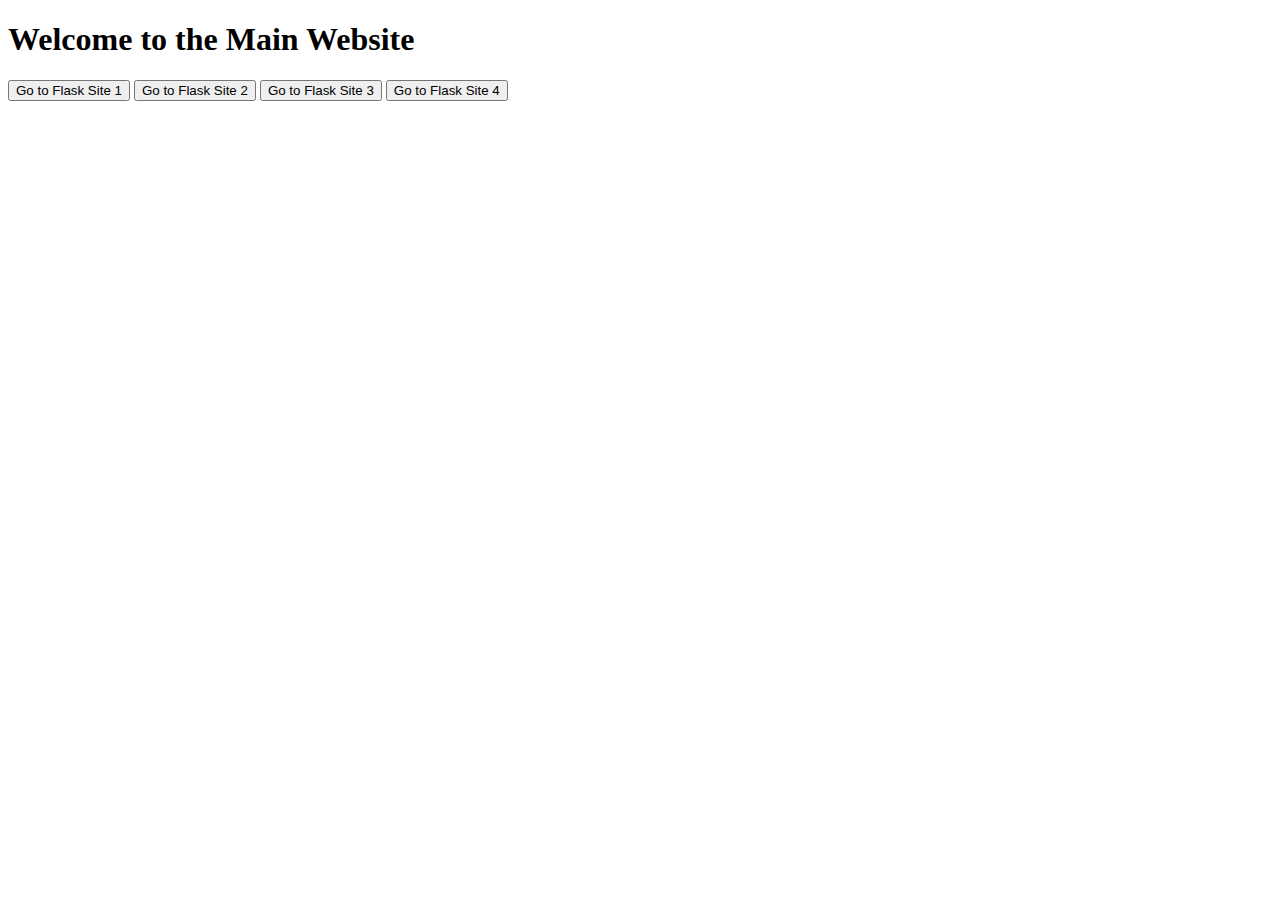
<file: index.html>
<!DOCTYPE html>
<html lang="en">
<head>
    <meta charset="UTF-8">
    <meta name="viewport" content="width=device-width, initial-scale=1.0">
    <title>Main Website</title>
</head>
<body>
    <h1>Welcome to the Main Website</h1>
    <div>
        <button onclick="window.location.href='http://127.0.0.1:5001'">Go to Flask Site 1</button>
        <button onclick="window.location.href='http://127.0.0.1:5002'">Go to Flask Site 2</button>
        <button onclick="window.location.href='http://127.0.0.1:5003'">Go to Flask Site 3</button>
        <button onclick="window.location.href='http://127.0.0.1:5004'">Go to Flask Site 4</button>
    </div>
</body>
</html>
</file>
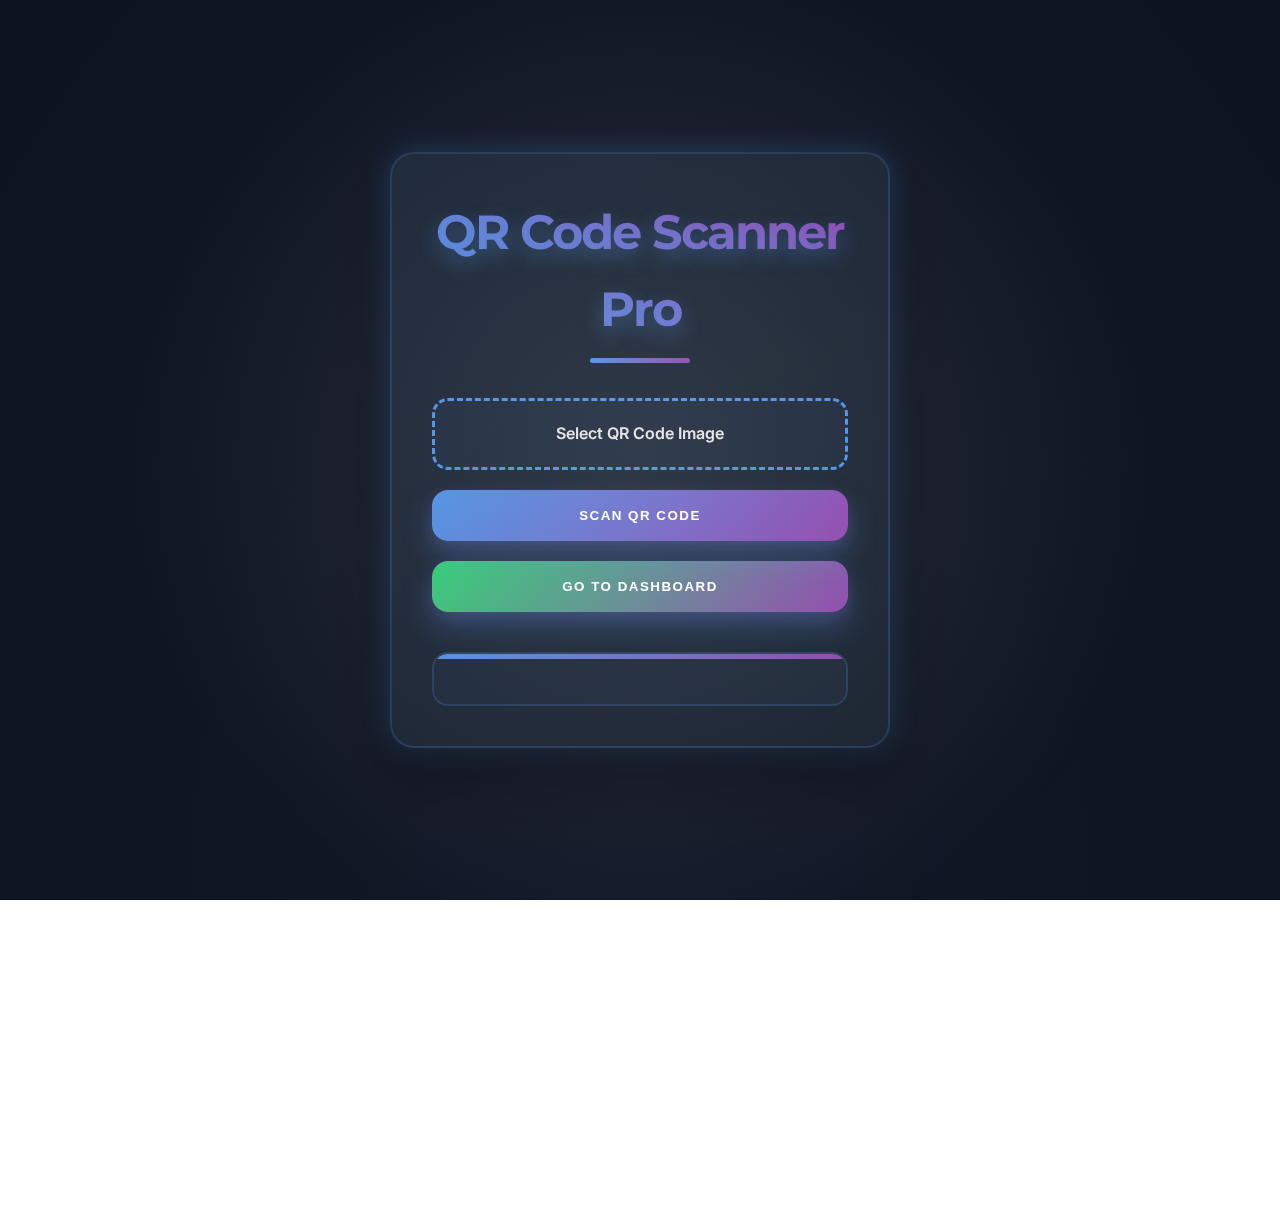
<file: LOGIN/templates/index.html>
<!DOCTYPE html>
<html lang="en">
<head>
    <meta charset="UTF-8">
    <meta name="viewport" content="width=device-width, initial-scale=1.0">
    <title>QR Code Scanner Pro</title>
    <link href="https://fonts.googleapis.com/css2?family=Inter:wght@300;400;600;700&family=Montserrat:wght@500;700&display=swap" rel="stylesheet">
    <style>
        :root {
            --primary-color: #4a90e2;
            --secondary-color: #2ecc71;
            --accent-color: #8e44ad;
            --background-dark: #121827;
            --background-light: #1c2438;
            --text-color: #e6e6e6;
            --border-radius: 16px;
            --shadow-color: rgba(0, 0, 0, 0.4);
        }

        * {
            margin: 0;
            padding: 0;
            box-sizing: border-box;
            transition: all 0.3s cubic-bezier(0.25, 0.8, 0.25, 1);
        }

        html, body {
            height: 100%;
            font-family: 'Inter', sans-serif;
            background: radial-gradient(ellipse at bottom, var(--background-dark) 0%, #0e1321 100%);
            background-attachment: fixed;
            line-height: 1.6;
        }

        body {
            display: flex;
            justify-content: center;
            align-items: center;
            overflow: hidden;
            color: var(--text-color);
            padding: 20px;
        }

        .container {
            width: 100%;
            max-width: 500px;
            padding: 40px;
            background: linear-gradient(135deg, rgba(30, 41, 59, 0.8), rgba(24, 33, 47, 0.9));
            border-radius: calc(var(--border-radius) * 1.5);
            box-shadow: 
                0 30px 60px var(--shadow-color),
                0 0 30px rgba(74, 144, 226, 0.3);
            backdrop-filter: blur(20px);
            border: 2px solid rgba(74, 144, 226, 0.2);
            transform: scale(1);
        }

        .glass-effect {
            position: absolute;
            top: -50%;
            left: -50%;
            width: 200%;
            height: 200%;
            background: radial-gradient(
                circle at center, 
                rgba(255,255,255,0.1) 0%, 
                rgba(255,255,255,0) 70%
            );
            transform: rotate(-45deg);
            pointer-events: none;
            z-index: 1;
        }

        h1 {
            font-family: 'Montserrat', sans-serif;
            font-size: 3em;
            font-weight: 700;
            text-align: center;
            color: var(--primary-color);
            text-shadow: 0 8px 20px rgba(74, 144, 226, 0.4);
            margin-bottom: 50px;
            letter-spacing: -2px;
            position: relative;
            background: linear-gradient(45deg, var(--primary-color), var(--accent-color));
            -webkit-background-clip: text;
            background-clip: text;
            -webkit-text-fill-color: transparent;
        }

        h1::after {
            content: '';
            position: absolute;
            bottom: -15px;
            left: 50%;
            transform: translateX(-50%);
            width: 100px;
            height: 5px;
            background: linear-gradient(to right, var(--primary-color), var(--accent-color));
            border-radius: 3px;
        }

        #upload-form {
            display: flex;
            flex-direction: column;
            align-items: center;
            gap: 20px;
        }

        input[type="file"] {
            display: none;
        }

        .file-label {
            width: 100%;
            padding: 20px;
            border: 3px dashed var(--primary-color);
            border-radius: var(--border-radius);
            text-align: center;
            cursor: pointer;
            position: relative;
            overflow: hidden;
            background: rgba(74, 144, 226, 0.05);
            transition: all 0.4s ease;
        }

        .file-label:hover {
            border-color: var(--accent-color);
            background: rgba(142, 68, 173, 0.1);
        }

        .file-label span {
            position: relative;
            z-index: 2;
            color: var(--text-color);
            font-weight: 600;
            display: flex;
            align-items: center;
            justify-content: center;
            gap: 10px;
        }

        .custom-button {
            width: 100%;
            padding: 18px;
            background: linear-gradient(135deg, var(--primary-color), var(--accent-color));
            color: white;
            border: none;
            border-radius: var(--border-radius);
            cursor: pointer;
            font-weight: 700;
            letter-spacing: 1.5px;
            text-transform: uppercase;
            box-shadow: 
                0 15px 30px rgba(74, 144, 226, 0.3),
                0 5px 15px rgba(142, 68, 173, 0.2);
            position: relative;
            overflow: hidden;
        }

        .custom-button:hover {
            transform: translateY(-5px);
            box-shadow: 
                0 20px 40px rgba(74, 144, 226, 0.4),
                0 7px 20px rgba(142, 68, 173, 0.3);
        }

        .custom-button::before {
            content: '';
            position: absolute;
            top: 0;
            left: -100%;
            width: 100%;
            height: 100%;
            background: linear-gradient(120deg, transparent, rgba(255,255,255,0.3), transparent);
            transition: all 0.6s;
        }

        .custom-button:hover::before {
            left: 100%;
        }

        #result {
            margin-top: 40px;
            text-align: center;
            padding: 25px;
            background: rgba(30, 41, 59, 0.7);
            border-radius: var(--border-radius);
            min-width: 350px;
            max-width: 450px;
            word-wrap: break-word;
            border: 2px solid rgba(74, 144, 226, 0.2);
            position: relative;
            overflow: hidden;
        }

        #result::before {
            content: '';
            position: absolute;
            top: 0;
            left: 0;
            width: 100%;
            height: 5px;
            background: linear-gradient(to right, var(--primary-color), var(--accent-color));
        }

        .ham {
            color: var(--secondary-color);
            font-weight: 700;
            text-transform: uppercase;
            letter-spacing: 1px;
        }

        
        .dashboard-button {
            width: 100%;
            margin-top: 20px;
            padding: 18px;
            background: linear-gradient(135deg, var(--secondary-color), var(--accent-color));
            color: white;
            border: none;
            border-radius: var(--border-radius);
            cursor: pointer;
            font-weight: 700;
            letter-spacing: 1.5px;
            text-transform: uppercase;
            box-shadow: 
                0 15px 30px rgba(74, 144, 226, 0.3),
                0 5px 15px rgba(142, 68, 173, 0.2);
        }

        .dashboard-button:hover {
            transform: translateY(-5px);
            box-shadow: 
                0 20px 40px rgba(74, 144, 226, 0.4),
                0 7px 20px rgba(142, 68, 173, 0.3);
        }


        .spam {
            color: #e74c3c;
            font-weight: 700;
            text-transform: uppercase;
            letter-spacing: 1px;
        }

        .loading {
            color: #f39c12;
            display: flex;
            align-items: center;
            justify-content: center;
            font-weight: 600;
        }

        .loading::after {
            content: '...';
        }

        @media (max-width: 600px) {
            .container {
                width: 95%;
                padding: 30px 20px;
                transform: scale(1);
            }

            h1 {
                font-size: 2.2em;
            }

            #result {
                min-width: 100%;
                padding: 20px;
            }
        }
    </style>
</head>
<body>
    <div class="container">
        <div class="glass-effect"></div>
        <h1>QR Code Scanner Pro</h1>
        <form id="upload-form" enctype="multipart/form-data">
            <label for="file-input" class="file-label">
                <span>Select QR Code Image</span>
                <input type="file" id="file-input" name="image" accept="image/*">
            </label>
            <button type="submit" class="custom-button">Scan QR Code</button>
        </form>
        <button onclick="window.location.href='http://127.0.0.1:5000/dashboard'" class="dashboard-button">
            <i class="fas fa-home"></i> Go to Dashboard
        </button>
    
        <div id="result"></div>
    </div>

    <script>
        document.getElementById('upload-form').addEventListener('submit', async (e) => {
            e.preventDefault();
            const fileInput = document.getElementById('file-input');
            if (fileInput.files.length === 0) {
                alert('Please select a file.');
                return;
            }
            const formData = new FormData();
            formData.append('image', fileInput.files[0]);

            const resultDiv = document.getElementById('result');
            resultDiv.innerHTML = '<span class="loading">Scanning</span>';

            try {
                const response = await fetch('/upload', {
                    method: 'POST',
                    body: formData
                });
                const result = await response.json();

                if (response.ok) {
                    const typeClass = result.type === 'ham' ? 'ham' : 'spam';
                    resultDiv.innerHTML = `<span class="${typeClass}">${result.type.toUpperCase()}</span>: ${result.data}`;
                } else {
                    resultDiv.innerHTML = `<span>Error: ${result.message}</span>`;
                }
            } catch (error) {
                console.error('Error:', error);
                resultDiv.innerHTML = '<span>An error occurred. Please try again.</span>';
            }
        });
    </script>
</body>
</html>
</file>
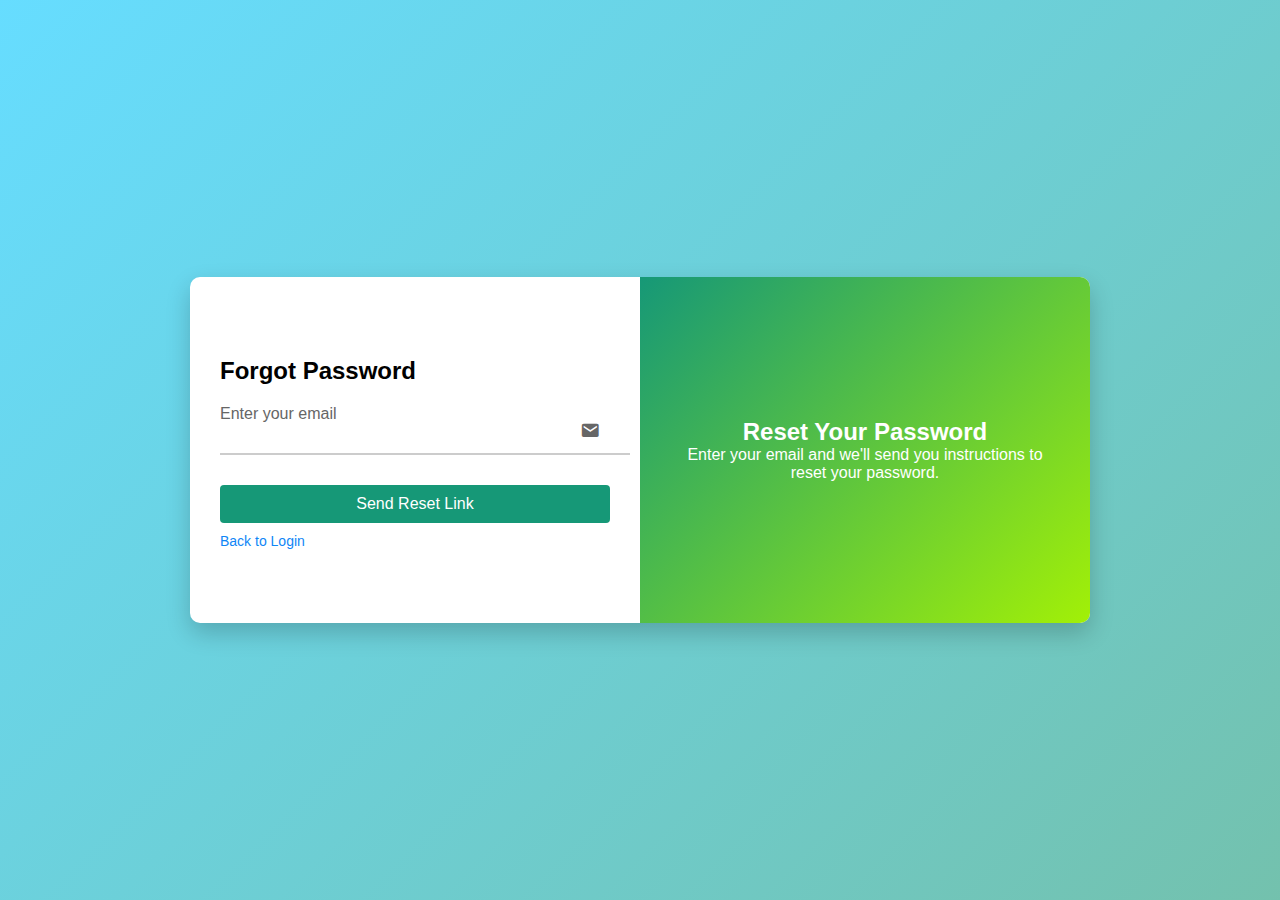
<file: LOGIN/forgot_password.html>
<!DOCTYPE html>
<html lang="en">
<head>
    <meta charset="UTF-8">
    <meta name="viewport" content="width=device-width, initial-scale=1.0">
    <title>Forgot Password</title>
    <link href='https://unpkg.com/boxicons@2.1.4/css/boxicons.min.css' rel='stylesheet'>
    <style>
        /* General Styles */
        body {
            height: 100vh;
            margin: 0;
            padding: 0;
            display: flex;
            justify-content: center;
            align-items: center;
            font-family: 'Poppins', sans-serif;
            position: relative;
            overflow: hidden;
        }

        /* Background Animation */
        body::before {
            content: '';
            position: absolute;
            top: 0;
            left: 0;
            width: 100%;
            height: 100%;
            background: linear-gradient(135deg, rgba(0, 198, 255, 0.6), rgba(22, 152, 119, 0.6));
            animation: gradientShift 10s ease infinite;
            z-index: -1;
        }

        @keyframes gradientShift {
            0% {
                background: linear-gradient(135deg, rgba(0, 198, 255, 0.6), rgba(22, 152, 119, 0.6));
            }
            25% {
                background: linear-gradient(135deg, rgba(22, 152, 119, 0.6), rgba(162, 240, 7, 0.6));
            }
            50% {
                background: linear-gradient(135deg, rgba(162, 240, 7, 0.6), rgba(0, 114, 255, 0.6));
            }
            75% {
                background: linear-gradient(135deg, rgba(0, 114, 255, 0.6), rgba(0, 198, 255, 0.6));
            }
            100% {
                background: linear-gradient(135deg, rgba(0, 198, 255, 0.6), rgba(22, 152, 119, 0.6));
            }
        }

        .wrapper {
            position: relative;
            width: 100%;
            max-width: 900px;
            background: #fff;
            border-radius: 10px;
            display: flex;
            box-shadow: 0 10px 25px rgba(0, 0, 0, 0.2);
            overflow: hidden;
            z-index: 2;
        }

        .form-box {
            width: 50%;
            padding: 60px 30px;
            z-index: 2;
        }

        .info-text {
            width: 50%;
            padding: 60px 30px;
            background: linear-gradient(135deg, #169877, #a2f007);
            text-align: center;
            z-index: 2;
            display: flex;
            flex-direction: column;
            justify-content: center;
            color: white;
        }

        .info-text h2, .info-text p {
            margin: 0;
        }

        .input-box {
            position: relative;
            margin-bottom: 30px;
        }

        .input-box input {
            width: 100%;
            padding: 10px;
            font-size: 16px;
            margin-top: 10px;
            border: none;
            border-bottom: 2px solid #ccc;
            outline: none;
            background: transparent;
        }

        .input-box label {
            position: absolute;
            left: 0;
            top: 0;
            font-size: 16px;
            transition: 0.3s;
            color: #666;
        }

        .input-box input:focus ~ label,
        .input-box input:valid ~ label {
            top: -20px;
            font-size: 12px;
            color: #0072ff;
        }

        .input-box i {
            position: absolute;
            right: 10px;
            top: 50%;
            transform: translateY(-50%);
            color: #666;
            font-size: 20px;
        }

        button.btn {
            padding: 10px 20px;
            border: none;
            outline: none;
            background: #169877;
            color: #fff;
            cursor: pointer;
            width: 100%;
            font-size: 16px;
            border-radius: 4px;
            transition: 0.3s;
        }

        button.btn:hover {
            background: #0e8b6c;
        }

        .linkTxt p {
            font-size: 14px;
            margin-top: 10px;
            color: #333;
        }

        .linkTxt a {
            color: #0f86f6;
            text-decoration: none;
            transition: 0.3s;
        }

        .linkTxt a:hover {
            text-decoration: underline;
        }

        /* Media Queries */
        @media (max-width: 768px) {
            .wrapper {
                flex-direction: column;
                max-width: 100%;
            }

            .form-box, .info-text {
                width: 100%;
                padding: 30px;
            }
        }
    </style>
</head>
<body>
    <div class="wrapper">
        <div class="form-box">
            <h2 class="title animation">Forgot Password</h2>
            <form id="forgotPasswordForm" method="POST" action="#">
                <div class="input-box animation">
                    <input type="email" id="email" name="email" placeholder=" " required>
                    <label for="email">Enter your email</label>
                    <i class='bx bxs-envelope'></i>
                </div>
                <button type="submit" class="btn animation">Send Reset Link</button>
                <div class="linkTxt animation">
                    <p><a href="#">Back to Login</a></p>
                </div>
            </form>
        </div>
        <div class="info-text">
            <h2 class="animation">Reset Your Password</h2>
            <p class="animation">Enter your email and we'll send you instructions to reset your password.</p>
        </div>
    </div>

    <!-- JavaScript for form handling -->
    <script>
        document.getElementById('forgotPasswordForm').addEventListener('submit', function(event) {
            event.preventDefault(); // Prevent default form submission
            var email = document.getElementById('email').value;
            console.log('Email submitted for password reset:', email);
            alert('A password reset link has been sent to ' + email);
            document.getElementById('forgotPasswordForm').reset(); // Reset form
        });
    </script>
</body>
</html>
</file>
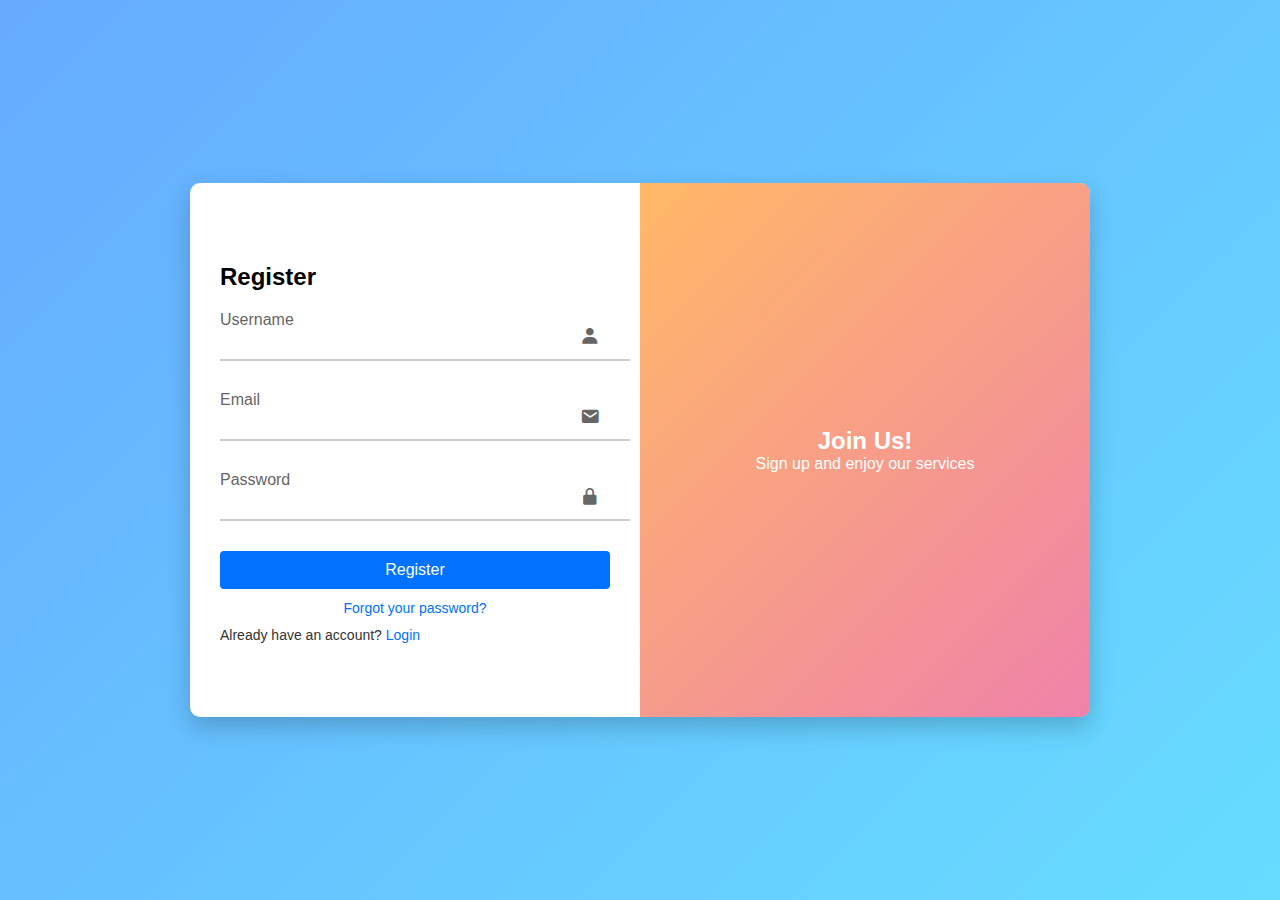
<file: LOGIN/register.html>
<!DOCTYPE html>
<html lang="en">
<head>
    <meta charset="UTF-8">
    <meta name="viewport" content="width=device-width, initial-scale=1.0">
    <title>Register Form</title>
    <link href='https://unpkg.com/boxicons@2.1.4/css/boxicons.min.css' rel='stylesheet'>
    <style>
        /* General Styles */
        body {
            height: 100vh;
            margin: 0;
            padding: 0;
            display: flex;
            justify-content: center;
            align-items: center;
            font-family: 'Poppins', sans-serif;
            position: relative;
            overflow: hidden;
        }

        /* Background Animation */
        body::before {
            content: '';
            position: absolute;
            top: 0;
            left: 0;
            width: 100%;
            height: 100%;
            background: linear-gradient(135deg, rgba(0, 114, 255, 0.6), rgba(0, 198, 255, 0.6));
            animation: gradientShift 10s ease infinite;
            z-index: -1;
        }

        @keyframes gradientShift {
            0% {
                background: linear-gradient(135deg, rgba(0, 114, 255, 0.6), rgba(0, 198, 255, 0.6));
            }
            25% {
                background: linear-gradient(135deg, rgba(0, 198, 255, 0.6), rgba(255, 138, 0, 0.6));
            }
            50% {
                background: linear-gradient(135deg, rgba(255, 138, 0, 0.6), rgba(229, 46, 113, 0.6));
            }
            75% {
                background: linear-gradient(135deg, rgba(229, 46, 113, 0.6), rgba(0, 114, 255, 0.6));
            }
            100% {
                background: linear-gradient(135deg, rgba(0, 114, 255, 0.6), rgba(0, 198, 255, 0.6));
            }
        }

        .wrapper {
            position: relative;
            width: 100%;
            max-width: 900px;
            background: #fff;
            border-radius: 10px;
            display: flex;
            box-shadow: 0 10px 25px rgba(0, 0, 0, 0.2);
            overflow: hidden;
            z-index: 2;
        }

        .form-box {
            width: 50%;
            padding: 60px 30px;
            z-index: 2;
        }

        .info-text {
            width: 50%;
            padding: 60px 30px;
            background: linear-gradient(135deg, rgba(255, 138, 0, 0.6), rgba(229, 46, 113, 0.6));
            text-align: center;
            z-index: 2;
            display: flex;
            flex-direction: column;
            justify-content: center;
            color: white;
        }

        .info-text h2, .info-text p {
            margin: 0;
        }

        .input-box {
            position: relative;
            margin-bottom: 30px;
        }

        .input-box input {
            width: 100%;
            padding: 10px;
            font-size: 16px;
            margin-top: 10px;
            border: none;
            border-bottom: 2px solid #ccc;
            outline: none;
            background: transparent;
        }

        .input-box label {
            position: absolute;
            left: 0;
            top: 0;
            font-size: 16px;
            transition: 0.3s;
            color: #666;
        }

        .input-box input:focus ~ label,
        .input-box input:valid ~ label {
            top: -20px;
            font-size: 12px;
            color: #0072ff;
        }

        .input-box i {
            position: absolute;
            right: 10px;
            top: 50%;
            transform: translateY(-50%);
            color: #666;
            font-size: 20px;
        }

        button.btn {
            padding: 10px 20px;
            border: none;
            outline: none;
            background: #0072ff;
            color: #fff;
            cursor: pointer;
            width: 100%;
            font-size: 16px;
            border-radius: 4px;
            transition: 0.3s;
        }

        button.btn:hover {
            background: #005bb5;
        }

        .linkTxt p {
            font-size: 14px;
            margin-top: 10px;
            color: #333;
        }

        .linkTxt a {
            color: #0072ff;
            text-decoration: none;
            transition: 0.3s;
        }

        .linkTxt a:hover {
            text-decoration: underline;
        }

        .forgot-password {
            margin-top: 10px;
            text-align: center;
        }

        .forgot-password a {
            font-size: 14px;
            color: #0072ff;
            text-decoration: none;
        }

        .forgot-password a:hover {
            text-decoration: underline;
        }

        /* Media Queries */
        @media (max-width: 768px) {
            .wrapper {
                flex-direction: column;
                max-width: 100%;
            }

            .form-box, .info-text {
                width: 100%;
                padding: 30px;
            }
        }
    </style>
</head>
<body>
    <div class="wrapper">
        <div class="form-box register">
            <h2 class="title">Register</h2>
            <form action="/register" method="POST">
                <div class="input-box">
                    <input type="text" id="username" name="username" required autocomplete="username">
                    <label for="username">Username</label>
                    <i class='bx bxs-user'></i>
                </div>
                <div class="input-box">
                    <input type="email" id="email" name="email" required autocomplete="email">
                    <label for="email">Email</label>
                    <i class='bx bxs-envelope'></i>
                </div>
                <div class="input-box">
                    <input type="password" id="password" name="password" required autocomplete="new-password">
                    <label for="password">Password</label>
                    <i class='bx bxs-lock-alt'></i>
                </div>
                <button type="submit" class="btn">Register</button>
                
                <div class="forgot-password">
                    <a href="/forgot-password">Forgot your password?</a>
                </div>
                
                <div class="linkTxt">
                    <p>Already have an account? <a href="/login" class="login-link">Login</a></p>
                </div>
            </form>
        </div>
        <div class="info-text register">
            <h2>Join Us!</h2>
            <p>Sign up and enjoy our services</p>
        </div>
    </div>

    <!-- JavaScript for dynamic linking -->
    <script>
        document.addEventListener('DOMContentLoaded', () => {
            const loginLink = document.querySelector('.login-link');
            if (loginLink) {
                loginLink.addEventListener('click', (event) => {
                    event.preventDefault();
                    window.location.href = loginLink.href;
                });
            }
        });
    </script>
</body>
</html>
</file>
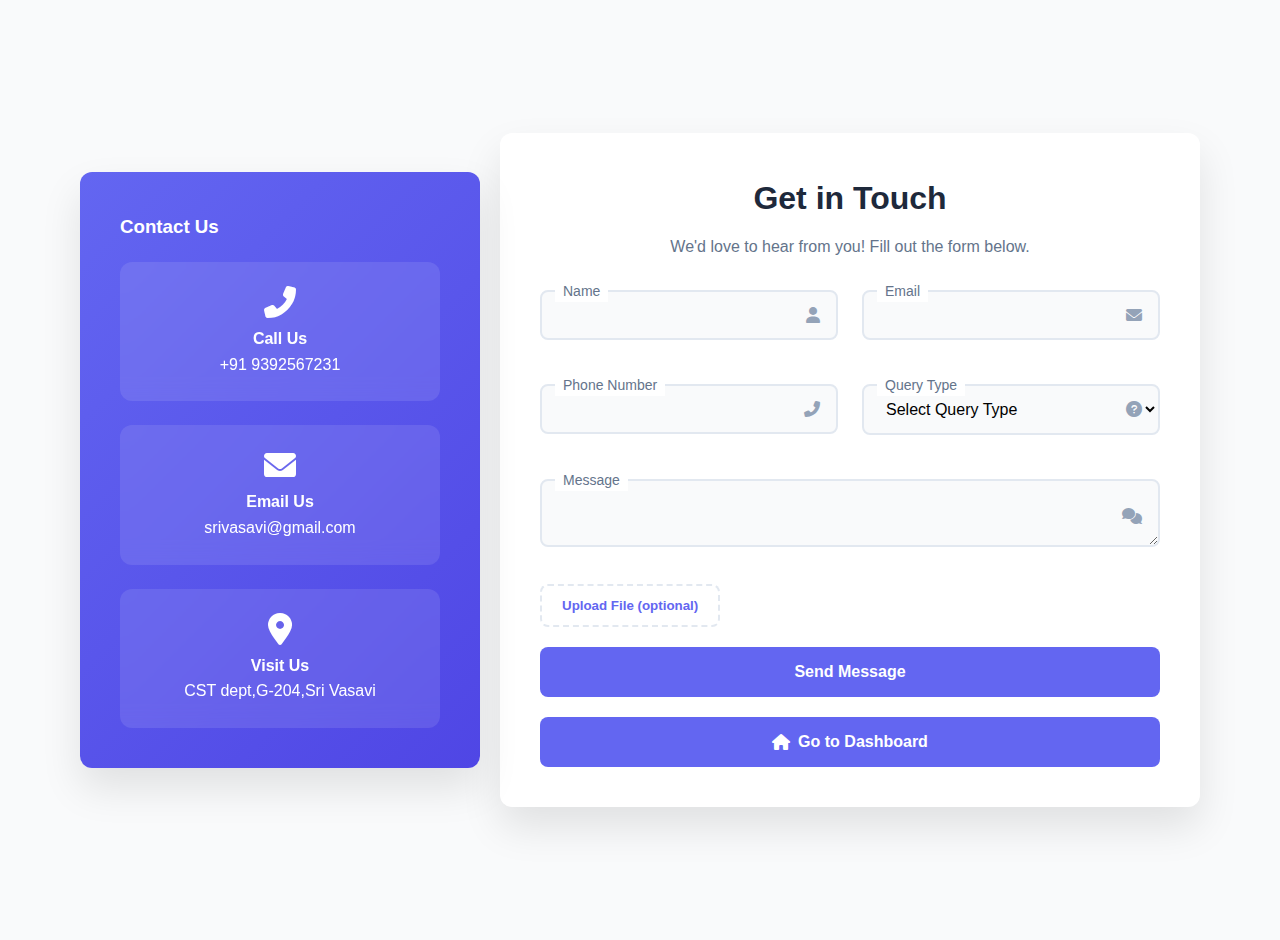
<file: templates/contact.html>
<!DOCTYPE html>
<html lang="en">
<head>
    <meta charset="UTF-8">
    <meta name="viewport" content="width=device-width, initial-scale=1.0">
    <title>Ultimate Contact Experience</title>
    <link href="https://cdnjs.cloudflare.com/ajax/libs/font-awesome/6.0.0-beta3/css/all.min.css" rel="stylesheet">
    <style>
        :root {
            --primary-color: #6366f1;
            --primary-hover: #4f46e5;
            --secondary-color: #10b981;
            --background-color: #f9fafb;
            --text-color: #1e293b;
            --border-color: #e2e8f0;
        }

        * {
            margin: 0;
            padding: 0;
            box-sizing: border-box;
        }

        body {
            font-family: 'Inter', -apple-system, sans-serif;
            background-color: var(--background-color);
            line-height: 1.6;
            color: var(--text-color);
            padding: 20px;
        }

        .contact-wrapper {
            display: flex;
            min-height: 100vh;
            justify-content: center;
            align-items: center;
        }

        .contact-sidebar {
            width: 400px;
            background: linear-gradient(135deg, #6366f1, #4f46e5);
            color: white;
            padding: 40px;
            border-radius: 12px;
            box-shadow: 0 20px 40px rgba(0,0,0,0.1);
            display: flex;
            flex-direction: column;
            justify-content: center;
            position: relative;
            overflow: hidden;
        }

        .contact-methods {
            display: grid;
            grid-template-columns: 1fr;
            gap: 24px;
            margin-top: 20px;
        }

        .contact-method {
            text-align: center;
            padding: 24px;
            background: rgba(255, 255, 255, 0.1);
            border-radius: 12px;
            backdrop-filter: blur(10px);
            transition: all 0.3s ease;
        }

        .contact-method:hover {
            transform: translateY(-5px);
            background: rgba(255, 255, 255, 0.15);
        }

        .contact-method i {
            font-size: 32px;
            margin-bottom: 8px;
        }

        .contact-container {
            width: 100%;
            max-width: 700px;
            background: white;
            border-radius: 12px;
            box-shadow: 0 20px 40px rgba(0,0,0,0.1);
            padding: 40px;
            margin-left: 20px;
        }

        .contact-header {
            text-align: center;
            margin-bottom: 30px;
        }

        .contact-header h2 {
            color: var(--text-color);
            font-size: 2rem;
            margin-bottom: 10px;
            font-weight: 600;
        }

        .contact-header p {
            font-size: 1rem;
            color: #64748b;
            margin-bottom: 20px;
        }

        .contact-form {
            width: 100%;
        }

        .form-row {
            display: grid;
            grid-template-columns: 1fr 1fr;
            gap: 24px;
            margin-bottom: 24px;
        }

        .form-group {
            position: relative;
            margin-bottom: 20px;
        }

        .form-control {
            width: 100%;
            padding: 14px 18px;
            border: 2px solid var(--border-color);
            border-radius: 8px;
            transition: all 0.3s ease;
            font-size: 1rem;
            background-color: #f9fafb;
            font-family: 'Inter', -apple-system, sans-serif;
        }

        .form-control:focus {
            outline: none;
            border-color: var(--primary-color);
            background-color: #fff;
            box-shadow: 0 0 0 4px rgba(99, 102, 241, 0.1);
        }

        .form-label {
            position: absolute;
            top: -10px;
            left: 15px;
            background: white;
            padding: 0 8px;
            font-size: 0.875rem;
            color: #64748b;
            font-weight: 500;
        }

        .input-icon {
            position: absolute;
            right: 18px;
            top: 50%;
            transform: translateY(-50%);
            color: #94a3b8;
            transition: color 0.3s ease;
        }

        .form-control:focus + .input-icon {
            color: var(--primary-color);
        }

        .upload-btn {
            display: inline-block;
            padding: 12px 20px;
            border: 2px dashed var(--border-color);
            border-radius: 8px;
            text-align: center;
            background: transparent;
            color: var(--primary-color);
            cursor: pointer;
            margin-top: 10px;
            font-weight: bold;
            transition: all 0.3s ease;
        }

        .upload-btn:hover {
            background: rgba(99, 102, 241, 0.1);
        }

        .submit-btn {
            width: 100%;
            padding: 16px;
            background: var(--primary-color);
            color: white;
            border: none;
            border-radius: 8px;
            cursor: pointer;
            font-size: 1rem;
            font-weight: 600;
            display: flex;
            align-items: center;
            justify-content: center;
            gap: 8px;
            transition: all 0.3s ease;
            margin-top: 20px;
        }

        .submit-btn:hover {
            background: var(--primary-hover);
            transform: translateY(-2px);
        }

        .notification {
            display: none;
            margin-top: 20px;
            padding: 15px;
            background-color: #d1fae5;
            color: #065f46;
            border: 1px solid #34d399;
            border-radius: 8px;
            text-align: center;
            font-size: 1rem;
        }

        @keyframes fadeIn {
            from { opacity: 0; transform: translateY(10px); }
            to { opacity: 1; transform: translateY(0); }
        }

        .form-group, .upload-btn, .submit-btn {
            animation: fadeIn 0.5s ease forwards;
        }

        @media (max-width: 1024px) {
            .contact-sidebar {
                width: 100%;
                padding: 40px;
            }

            .contact-methods {
                grid-template-columns: repeat(2, 1fr);
            }

            .form-row {
                grid-template-columns: 1fr;
            }
        }

        @media (max-width: 640px) {
            .contact-methods {
                grid-template-columns: 1fr;
            }

            .contact-header {
                padding: 25px 20px;
            }

            .contact-container {
                padding: 20px;
            }
        }
    </style>
</head>
<body>
    <div class="contact-wrapper">
        <div class="contact-sidebar">
            <h3>Contact Us</h3>
            <div class="contact-methods">
                <div class="contact-method">
                    <i class="fas fa-phone-alt"></i>
                    <h4>Call Us</h4>
                    <p>+91 9392567231</p>
                </div>
                <div class="contact-method">
                    <i class="fas fa-envelope"></i>
                    <h4>Email Us</h4>
                    <p>srivasavi@gmail.com</p>
                </div>
                <div class="contact-method">
                    <i class="fas fa-map-marker-alt"></i>
                    <h4>Visit Us</h4>
                    <p>CST dept,G-204,Sri Vasavi</p>
                </div>
            </div>
        </div>

        <div class="contact-container">
            <div class="contact-header">
                <h2>Get in Touch</h2>
                <p>We'd love to hear from you! Fill out the form below.</p>
            </div>
            <div class="notification" id="notification">Your message has been sent successfully!</div>
            <form class="contact-form" id="contactForm">
                <div class="form-row">
                    <div class="form-group">
                        <input type="text" class="form-control" id="name" required />
                        <label for="name" class="form-label">Name</label>
                        <i class="input-icon fas fa-user"></i>
                    </div>
                    <div class="form-group">
                        <input type="email" class="form-control" id="email" required />
                        <label for="email" class="form-label">Email</label>
                        <i class="input-icon fas fa-envelope"></i>
                    </div>
                </div>
                <div class="form-row">
                    <div class="form-group">
                        <input type="tel" class="form-control" id="phone" required />
                        <label for="phone" class="form-label">Phone Number</label>
                        <i class="input-icon fas fa-phone-alt"></i>
                    </div>
                    <div class="form-group">
                        <select class="form-control" id="query" required>
                            <option value="" disabled selected>Select Query Type</option>
                            <option value="general">General Inquiry</option>
                            <option value="support">Support</option>
                            <option value="feedback">Feedback</option>
                            <option value="other">Other</option>
                        </select>
                        <label for="query" class="form-label">Query Type</label>
                        <i class="input-icon fas fa-question-circle"></i>
                    </div>
                </div>
                <div class="form-group">
                    <textarea class="form-control" id="message" required></textarea>
                    <label for="message" class="form-label">Message</label>
                    <i class="input-icon fas fa-comments"></i>
                </div>
                <button type="button" class="upload-btn">Upload File (optional)</button>
                <button type="submit" class="submit-btn">Send Message</button>
                <button onclick="window.location.href='http://127.0.0.1:5000/dashboard'" class="submit-btn">
                    <i class="fas fa-home"></i> Go to Dashboard
                </button>
            </form>
        </div>
    </div>

    <script>
        document.getElementById('contactForm').addEventListener('submit', function(event) {
            event.preventDefault(); // Prevent the default form submission

            // Show notification
            var notification = document.getElementById('notification');
            notification.style.display = 'block';

            // Clear the form fields after submission
            this.reset();

            // Optional: Automatically hide the notification after a few seconds
            setTimeout(function() {
                notification.style.display = 'none';
            }, 3000);
        });
    </script>
</body>
</html>
</file>
